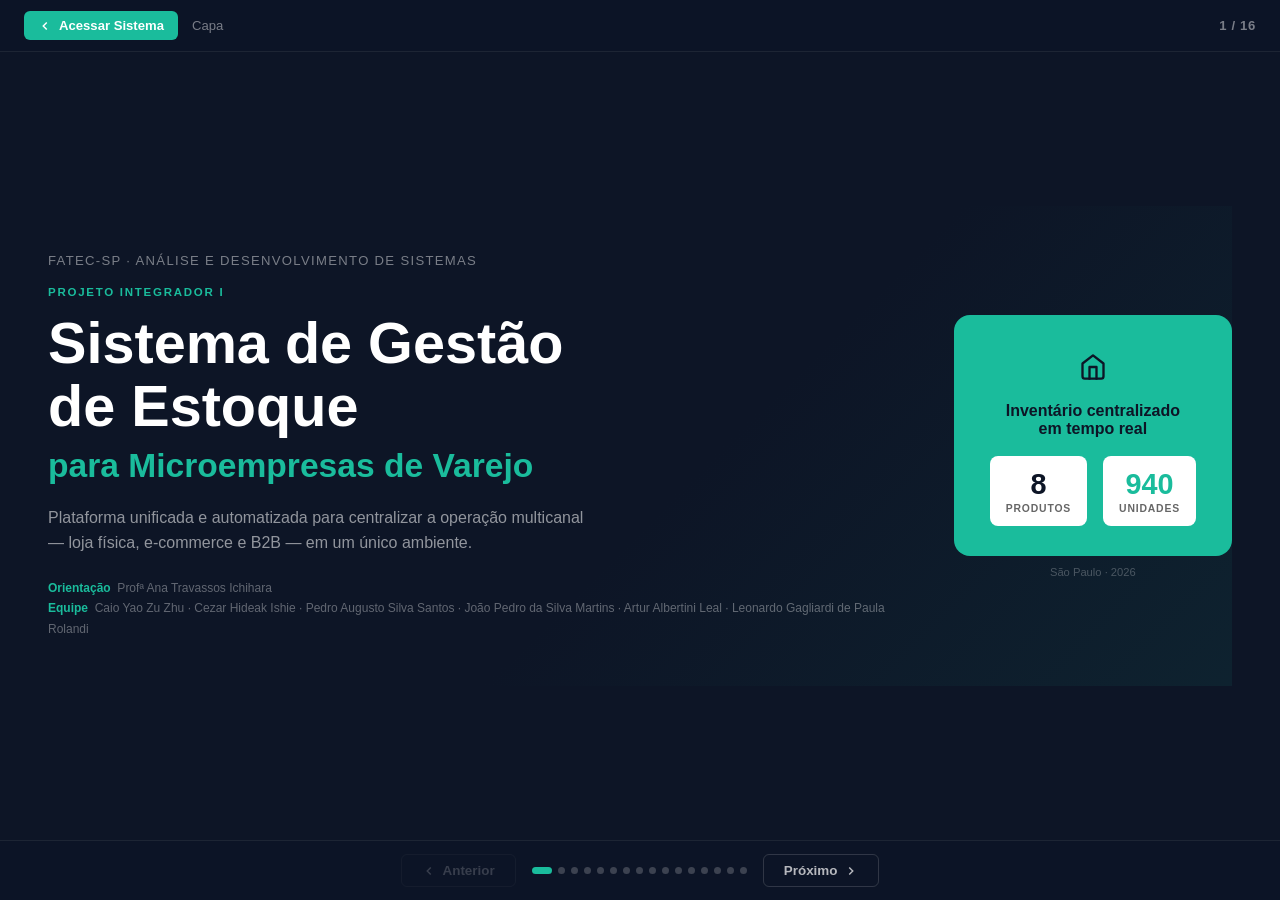
<file: templates/apresentacao.html>
<!DOCTYPE html>
<html lang="pt-BR">
<head>
    <meta charset="UTF-8">
    <meta name="viewport" content="width=device-width, initial-scale=1.0">
    <title>Apresentação · Sistema de Gestão de Estoque</title>
    <style>
        * { margin: 0; padding: 0; box-sizing: border-box; }

        :root {
            --navy: #0d1526;
            --navy2: #1a2035;
            --green: #1abc9c;
            --green-dark: #16a085;
            --orange: #e67e22;
            --card-bg: #ffffff;
            --card-light: #f8f9fa;
        }

        body {
            font-family: -apple-system, BlinkMacSystemFont, 'Segoe UI', Roboto, sans-serif;
            background: var(--navy);
            color: white;
            min-height: 100vh;
            display: flex;
            flex-direction: column;
        }

        /* ── TOP BAR ── */
        .topbar {
            position: fixed;
            top: 0; left: 0; right: 0;
            height: 52px;
            background: rgba(13, 21, 38, 0.95);
            backdrop-filter: blur(8px);
            border-bottom: 1px solid rgba(255,255,255,0.07);
            display: flex;
            align-items: center;
            justify-content: space-between;
            padding: 0 24px;
            z-index: 100;
        }

        .topbar-left { display: flex; align-items: center; gap: 14px; }

        .back-btn {
            display: inline-flex;
            align-items: center;
            gap: 7px;
            padding: 7px 14px;
            background: var(--green);
            color: white;
            border: none;
            border-radius: 6px;
            font-size: 0.82rem;
            font-weight: 600;
            cursor: pointer;
            text-decoration: none;
            transition: background 0.2s;
        }
        .back-btn:hover { background: var(--green-dark); }

        .slide-title-bar {
            font-size: 0.82rem;
            color: rgba(255,255,255,0.45);
            font-weight: 500;
        }

        .slide-counter {
            font-size: 0.82rem;
            color: rgba(255,255,255,0.45);
            font-weight: 600;
            letter-spacing: 0.05em;
        }

        /* ── SLIDES WRAPPER ── */
        .slides-wrapper {
            flex: 1;
            display: flex;
            align-items: center;
            justify-content: center;
            padding: 72px 48px 80px;
        }

        .slide {
            display: none;
            width: 100%;
            max-width: 1280px;
            min-height: 620px;
            animation: fadeSlide 0.3s ease;
        }
        .slide.active { display: flex; flex-direction: column; }

        @keyframes fadeSlide {
            from { opacity: 0; transform: translateY(12px); }
            to   { opacity: 1; transform: translateY(0); }
        }

        /* ── NAV ── */
        .nav {
            position: fixed;
            bottom: 0; left: 0; right: 0;
            height: 60px;
            background: rgba(13, 21, 38, 0.95);
            backdrop-filter: blur(8px);
            border-top: 1px solid rgba(255,255,255,0.07);
            display: flex;
            align-items: center;
            justify-content: center;
            gap: 16px;
            z-index: 100;
        }

        .nav-btn {
            display: inline-flex;
            align-items: center;
            gap: 6px;
            padding: 8px 20px;
            border-radius: 6px;
            border: 1.5px solid rgba(255,255,255,0.15);
            background: transparent;
            color: rgba(255,255,255,0.7);
            font-size: 0.84rem;
            font-weight: 600;
            cursor: pointer;
            transition: all 0.2s;
            font-family: inherit;
        }
        .nav-btn:hover { border-color: var(--green); color: var(--green); }
        .nav-btn:disabled { opacity: 0.25; cursor: default; pointer-events: none; }

        .dot-nav { display: flex; gap: 6px; }
        .dot {
            width: 7px; height: 7px;
            border-radius: 50%;
            background: rgba(255,255,255,0.2);
            cursor: pointer;
            transition: all 0.2s;
        }
        .dot.active { background: var(--green); width: 20px; border-radius: 4px; }

        /* ── SHARED COMPONENTS ── */
        .chip {
            display: inline-flex;
            align-items: center;
            gap: 6px;
            font-size: 0.7rem;
            font-weight: 700;
            letter-spacing: 0.12em;
            text-transform: uppercase;
            color: var(--green);
            margin-bottom: 10px;
        }
        .chip-dot {
            width: 8px; height: 8px;
            border-radius: 50%;
            background: var(--green);
        }
        .chip-num {
            width: 24px; height: 24px;
            border-radius: 6px;
            background: var(--green);
            color: var(--navy);
            font-size: 0.72rem;
            font-weight: 800;
            display: flex; align-items: center; justify-content: center;
        }

        .slide-h1 {
            font-size: 2.9rem;
            font-weight: 800;
            line-height: 1.15;
            margin-bottom: 6px;
        }
        .slide-h1 span { color: var(--green); }

        .slide-h2 {
            font-size: 2.1rem;
            font-weight: 800;
            line-height: 1.2;
            margin-bottom: 18px;
        }

        .grid-2 { display: grid; grid-template-columns: 1fr 1fr; gap: 16px; }
        .grid-3 { display: grid; grid-template-columns: 1fr 1fr 1fr; gap: 14px; }
        .grid-4 { display: grid; grid-template-columns: 1fr 1fr 1fr 1fr; gap: 14px; }

        .card-dark {
            background: rgba(255,255,255,0.05);
            border: 1px solid rgba(255,255,255,0.08);
            border-radius: 12px;
            padding: 20px;
        }
        .card-dark-strong {
            background: var(--navy);
            border: 1px solid rgba(255,255,255,0.1);
            border-radius: 12px;
            padding: 20px;
        }
        .card-green {
            background: var(--green);
            border-radius: 12px;
            padding: 20px;
            color: var(--navy);
        }
        .card-light-bg {
            background: rgba(255,255,255,0.04);
            border: 1px solid rgba(255,255,255,0.06);
            border-radius: 10px;
            padding: 16px 20px;
        }

        .icon-circle {
            width: 44px; height: 44px;
            border-radius: 50%;
            background: var(--green);
            display: flex; align-items: center; justify-content: center;
            flex-shrink: 0;
            font-size: 1.1rem;
        }
        .icon-circle-orange {
            width: 44px; height: 44px;
            border-radius: 50%;
            background: var(--orange);
            display: flex; align-items: center; justify-content: center;
            flex-shrink: 0;
            font-size: 1.1rem;
        }

        .badge-rf {
            background: rgba(26,188,156,0.15);
            color: var(--green);
            border: 1px solid rgba(26,188,156,0.3);
            border-radius: 6px;
            padding: 2px 10px;
            font-size: 0.72rem;
            font-weight: 700;
            letter-spacing: 0.05em;
        }

        /* ── SLIDE 1: CAPA ── */
        #slide-1 {
            display: none;
            background: linear-gradient(135deg, var(--navy) 55%, rgba(26,188,156,0.08) 100%);
            flex-direction: row;
            align-items: center;
            gap: 60px;
            min-height: 480px;
        }
        #slide-1.active { display: flex; }
        .capa-left { flex: 1; }
        .capa-subtitle { color: rgba(255,255,255,0.45); font-size: 0.82rem; letter-spacing: 0.1em; text-transform: uppercase; margin-bottom: 18px; }
        .capa-h1 { font-size: 3.6rem; font-weight: 900; line-height: 1.1; margin-bottom: 8px; }
        .capa-h1-green { color: var(--green); font-size: 2.1rem; font-weight: 700; margin-bottom: 20px; }
        .capa-desc { color: rgba(255,255,255,0.55); font-size: 1rem; line-height: 1.6; max-width: 540px; margin-bottom: 22px; }
        .capa-meta { font-size: 0.75rem; color: rgba(255,255,255,0.35); line-height: 1.7; }
        .capa-meta strong { color: var(--green); }
        .capa-right { flex-shrink: 0; }
        .capa-card {
            background: var(--green);
            border-radius: 16px;
            padding: 30px 36px;
            text-align: center;
            color: var(--navy);
            min-width: 220px;
        }
        .capa-card-icon { font-size: 2.5rem; margin-bottom: 12px; }
        .capa-card p { font-weight: 700; font-size: 1rem; margin-bottom: 18px; }
        .capa-stats { display: flex; gap: 16px; }
        .capa-stat-box {
            background: white;
            border-radius: 8px;
            padding: 12px 16px;
            flex: 1;
        }
        .capa-stat-num { font-size: 1.8rem; font-weight: 900; }
        .capa-stat-num.green { color: var(--green); }
        .capa-stat-label { font-size: 0.65rem; font-weight: 700; letter-spacing: 0.08em; text-transform: uppercase; color: #666; margin-top: 2px; }

        /* ── SLIDE 2: ROTEIRO ── */
        .roteiro-grid { display: grid; grid-template-columns: 1fr 1fr 1fr; gap: 14px; margin-top: 6px; }
        .roteiro-card {
            background: #f8f9fa;
            border-radius: 12px;
            padding: 22px;
            color: #1a2035;
            position: relative;
        }
        .roteiro-num { font-size: 2rem; font-weight: 900; color: rgba(0,0,0,0.07); position: absolute; top: 12px; right: 16px; }
        .roteiro-icon {
            width: 44px; height: 44px;
            border-radius: 50%;
            display: flex; align-items: center; justify-content: center;
            font-size: 1.1rem;
            margin-bottom: 12px;
        }
        .roteiro-icon.green { background: var(--green); }
        .roteiro-icon.orange { background: var(--orange); }
        .roteiro-title { font-size: 0.92rem; font-weight: 800; color: #1a2035; margin-bottom: 4px; }
        .roteiro-desc { font-size: 0.78rem; color: #7f8c8d; line-height: 1.4; }

        /* ── SLIDE 6: CHART ── */
        .chart-wrap {
            background: rgba(255,255,255,0.04);
            border: 1px solid rgba(255,255,255,0.08);
            border-radius: 12px;
            padding: 24px;
        }
        .chart-title { font-size: 0.9rem; font-weight: 700; margin-bottom: 4px; }
        .chart-sub { font-size: 0.72rem; color: rgba(255,255,255,0.4); margin-bottom: 18px; }
        .bar-row { display: flex; align-items: center; gap: 10px; margin-bottom: 10px; }
        .bar-label { font-size: 0.72rem; color: rgba(255,255,255,0.5); width: 90px; text-align: right; flex-shrink: 0; }
        .bar-track { flex: 1; height: 28px; background: rgba(255,255,255,0.05); border-radius: 4px; overflow: hidden; }
        .bar-fill { height: 100%; background: var(--green); border-radius: 4px; display: flex; align-items: center; padding-left: 10px; font-size: 0.75rem; font-weight: 700; color: var(--navy); transition: width 0.6s ease; }

        /* ── CHART 7: VERTICAL ── */
        .vchart { display: flex; align-items: flex-end; gap: 20px; height: 180px; padding: 0 10px; }
        .vchart-col { display: flex; flex-direction: column; align-items: center; gap: 6px; flex: 1; }
        .vchart-bar { width: 48px; background: var(--green); border-radius: 4px 4px 0 0; display: flex; align-items: flex-end; justify-content: center; padding-bottom: 6px; font-size: 0.75rem; font-weight: 700; color: var(--navy); }
        .vchart-lbl { font-size: 0.72rem; color: rgba(255,255,255,0.45); }
        .vchart-axis { border-top: 1px solid rgba(255,255,255,0.1); width: 100%; margin-top: -1px; }

        /* ── RNF / RN ── */
        .rnf-row {
            display: flex;
            align-items: flex-start;
            gap: 14px;
            background: rgba(255,255,255,0.04);
            border: 1px solid rgba(255,255,255,0.07);
            border-radius: 10px;
            padding: 14px 18px;
        }
        .rnf-row-content { flex: 1; }
        .rnf-title { font-size: 0.88rem; font-weight: 700; margin-bottom: 2px; }
        .rnf-desc { font-size: 0.78rem; color: rgba(255,255,255,0.5); }

        /* ── SOLUTION FLOW ── */
        .flow { display: flex; align-items: center; gap: 10px; margin: 18px 0; flex-wrap: wrap; }
        .flow-node {
            background: rgba(255,255,255,0.06);
            border: 1px solid rgba(255,255,255,0.1);
            border-radius: 10px;
            padding: 12px 16px;
            text-align: center;
            font-size: 0.8rem;
            font-weight: 700;
        }
        .flow-node.green { background: var(--green); color: var(--navy); border-color: var(--green); font-size: 0.82rem; }
        .flow-node.dark { background: var(--navy); border-color: rgba(255,255,255,0.12); }
        .flow-arrow { color: rgba(255,255,255,0.35); font-size: 1.1rem; flex-shrink: 0; }
        .flow-node .node-sub { font-weight: 400; font-size: 0.7rem; opacity: 0.7; margin-top: 2px; }

        /* ── PROTO MOCKUP ── */
        .proto-frame {
            background: white;
            border-radius: 10px;
            overflow: hidden;
            box-shadow: 0 16px 40px rgba(0,0,0,0.35);
            font-size: 0.7rem;
            color: #2c3e50;
        }
        .proto-topbar {
            background: white;
            border-bottom: 1px solid #e0e6ed;
            padding: 8px 14px;
            display: flex;
            align-items: center;
            justify-content: space-between;
            font-weight: 700;
            font-size: 0.75rem;
        }
        .proto-topbar span { color: #1abc9c; }
        .proto-body { display: flex; }
        .proto-sidebar {
            width: 130px;
            background: #1a2035;
            padding: 8px 0;
            flex-shrink: 0;
        }
        .proto-nav-item {
            padding: 7px 12px;
            font-size: 0.65rem;
            color: rgba(255,255,255,0.5);
            cursor: default;
        }
        .proto-nav-item.active { background: rgba(26,188,156,0.12); color: white; border-left: 2px solid #1abc9c; }
        .proto-nav-item.red { color: #e74c3c; }
        .proto-main { flex: 1; padding: 12px; }
        .proto-table-header {
            display: grid;
            grid-template-columns: 30px 1fr 80px 70px 60px;
            gap: 4px;
            padding: 4px 0;
            border-bottom: 1px solid #e0e6ed;
            font-size: 0.6rem;
            font-weight: 700;
            text-transform: uppercase;
            color: #7f8c8d;
        }
        .proto-row {
            display: grid;
            grid-template-columns: 30px 1fr 80px 70px 60px;
            gap: 4px;
            padding: 5px 0;
            border-bottom: 1px solid #f4f6f9;
            align-items: center;
            font-size: 0.65rem;
        }
        .proto-price { color: #1abc9c; font-weight: 600; }
        .proto-badge {
            display: inline-block;
            padding: 1px 6px;
            border-radius: 10px;
            font-size: 0.6rem;
            font-weight: 700;
        }
        .proto-badge.green { background: #e8faf4; color: #1abc9c; }
        .proto-badge.yellow { background: #fef9e7; color: #e67e22; }
        .proto-badge.red { background: #fdedec; color: #e74c3c; }
        .proto-footer {
            border-top: 1px solid #e0e6ed;
            padding: 6px 12px;
            font-size: 0.62rem;
            color: #7f8c8d;
            display: flex;
            gap: 20px;
        }
        .proto-footer strong { font-weight: 700; color: #2c3e50; }

        /* ── STACK CARDS ── */
        .stack-card {
            background: #f8f9fa;
            border-radius: 12px;
            padding: 20px;
            color: #1a2035;
            text-align: center;
        }
        .stack-icon {
            width: 56px; height: 56px;
            border-radius: 14px;
            display: flex; align-items: center; justify-content: center;
            margin: 0 auto 12px;
            font-size: 1.4rem;
        }
        .stack-icon.green { background: var(--green); }
        .stack-icon.green2 { background: #27ae60; }
        .stack-icon.orange { background: var(--orange); }
        .stack-icon.gray { background: #7f8c8d; }
        .stack-name { font-size: 1rem; font-weight: 800; margin-bottom: 4px; }
        .stack-desc { font-size: 0.75rem; color: #7f8c8d; line-height: 1.4; }

        /* ── FUNC CARDS ── */
        .func-card {
            background: rgba(255,255,255,0.04);
            border: 1px solid rgba(255,255,255,0.08);
            border-radius: 10px;
            padding: 14px;
            display: flex;
            align-items: center;
            gap: 12px;
            position: relative;
        }
        .func-num { font-size: 1.6rem; font-weight: 900; color: rgba(255,255,255,0.06); position: absolute; top: 8px; right: 12px; }
        .func-name { font-size: 0.85rem; font-weight: 700; }

        /* ── FINAL ── */
        .final-card {
            background: rgba(255,255,255,0.05);
            border: 1px solid rgba(255,255,255,0.09);
            border-radius: 12px;
            padding: 20px;
            display: flex;
            align-items: flex-start;
            gap: 14px;
        }
        .final-icon {
            width: 44px; height: 44px;
            border-radius: 50%;
            display: flex; align-items: center; justify-content: center;
            font-size: 1.1rem;
            flex-shrink: 0;
        }
        .final-icon.green { background: rgba(26,188,156,0.15); }
        .final-icon.orange { background: rgba(230,126,34,0.15); }
        .final-title { font-size: 0.92rem; font-weight: 700; margin-bottom: 4px; }
        .final-desc { font-size: 0.78rem; color: rgba(255,255,255,0.55); line-height: 1.5; }
        .feedback-bar {
            background: var(--green);
            border-radius: 10px;
            padding: 16px 22px;
            margin-top: 16px;
            font-size: 0.9rem;
            color: var(--navy);
        }
        .feedback-bar strong { font-weight: 800; }

        /* ── OBRIGADO ── */
        #slide-16 {
            background: linear-gradient(135deg, var(--navy) 40%, rgba(26,188,156,0.06) 100%);
            align-items: center;
            justify-content: center;
            text-align: center;
        }
        .obg-h1 { font-size: 4rem; font-weight: 900; margin-bottom: 6px; }
        .obg-sub { color: var(--green); font-size: 1.2rem; font-weight: 700; margin-bottom: 32px; }
        .team-box {
            background: rgba(255,255,255,0.05);
            border: 1px solid rgba(255,255,255,0.1);
            border-radius: 14px;
            padding: 24px 32px;
            max-width: 640px;
            width: 100%;
        }
        .team-label { font-size: 0.7rem; font-weight: 700; letter-spacing: 0.15em; text-transform: uppercase; color: var(--green); margin-bottom: 14px; }
        .team-grid { display: grid; grid-template-columns: 1fr 1fr 1fr; gap: 10px; }
        .team-member { display: flex; align-items: center; gap: 6px; font-size: 0.8rem; }
        .team-dot { width: 7px; height: 7px; border-radius: 50%; background: var(--green); flex-shrink: 0; }
        .obg-orientacao { font-size: 0.75rem; color: rgba(255,255,255,0.35); margin-top: 20px; }
        .obg-orientacao strong { color: var(--green); }

        /* check icon */
        .check-green {
            width: 22px; height: 22px;
            border-radius: 50%;
            background: var(--green);
            display: flex; align-items: center; justify-content: center;
            flex-shrink: 0;
            font-size: 0.7rem;
        }

        @media (max-width: 760px) {
            .slides-wrapper { padding: 62px 16px 70px; }
            .capa-right { display: none; }
            .grid-2, .grid-3, .grid-4, .roteiro-grid { grid-template-columns: 1fr; }
            .slide-h1 { font-size: 1.7rem; }
            .capa-h1 { font-size: 2rem; }
        }
    </style>
</head>
<body>

<!-- TOP BAR -->
<div class="topbar">
    <div class="topbar-left">
        <a href="/sistema" class="back-btn">
            <svg width="14" height="14" viewBox="0 0 24 24" fill="none" stroke="currentColor" stroke-width="2.5"><polyline points="15 18 9 12 15 6"/></svg>
            Acessar Sistema
        </a>
        <span class="slide-title-bar" id="topbar-title">FATEC-SP · Projeto Integrador I</span>
    </div>
    <span class="slide-counter" id="counter">1 / 16</span>
</div>

<!-- SLIDES WRAPPER -->
<div class="slides-wrapper">

    <!-- SLIDE 1: CAPA -->
    <div class="slide" id="slide-1">
        <div class="capa-left">
            <p class="capa-subtitle">FATEC-SP · Análise e Desenvolvimento de Sistemas</p>
            <p style="font-size:0.72rem;font-weight:700;letter-spacing:0.15em;text-transform:uppercase;color:var(--green);margin-bottom:14px;">PROJETO INTEGRADOR I</p>
            <div class="capa-h1">Sistema de Gestão<br>de Estoque</div>
            <div class="capa-h1-green">para Microempresas de Varejo</div>
            <p class="capa-desc">Plataforma unificada e automatizada para centralizar a operação multicanal — loja física, e-commerce e B2B — em um único ambiente.</p>
            <div class="capa-meta">
                <strong>Orientação</strong> &nbsp;Profª Ana Travassos Ichihara<br>
                <strong>Equipe</strong> &nbsp;Caio Yao Zu Zhu · Cezar Hideak Ishie · Pedro Augusto Silva Santos · João Pedro da Silva Martins · Artur Albertini Leal · Leonardo Gagliardi de Paula Rolandi
            </div>
        </div>
        <div class="capa-right">
            <div class="capa-card">
                <div class="capa-card-icon"><svg width="28" height="28" viewBox="0 0 24 24" fill="none" stroke="currentColor" stroke-width="2" stroke-linecap="round" stroke-linejoin="round"><path d="M3 9l9-7 9 7v11a2 2 0 0 1-2 2H5a2 2 0 0 1-2-2z"/><polyline points="9 22 9 12 15 12 15 22"/></svg></div>
                <p>Inventário centralizado<br>em tempo real</p>
                <div class="capa-stats">
                    <div class="capa-stat-box">
                        <div class="capa-stat-num">8</div>
                        <div class="capa-stat-label">Produtos</div>
                    </div>
                    <div class="capa-stat-box">
                        <div class="capa-stat-num green">940</div>
                        <div class="capa-stat-label">Unidades</div>
                    </div>
                </div>
            </div>
            <p style="text-align:center;font-size:0.7rem;color:rgba(255,255,255,0.25);margin-top:10px;">São Paulo · 2026</p>
        </div>
    </div>

    <!-- SLIDE 2: ROTEIRO -->
    <div class="slide" id="slide-2">
        <div class="chip"><div class="chip-dot"></div> ROTEIRO</div>
        <div class="slide-h2">O que vamos apresentar</div>
        <div class="roteiro-grid">
            <div class="roteiro-card">
                <div class="roteiro-num">01</div>
                <div class="roteiro-icon green"><svg width="20" height="20" viewBox="0 0 24 24" fill="none" stroke="currentColor" stroke-width="2" stroke-linecap="round" stroke-linejoin="round"><path d="M9 18h6M10 22h4M12 2a7 7 0 0 1 7 7c0 2.38-1.19 4.47-3 5.74V17a1 1 0 0 1-1 1h-4a1 1 0 0 1-1-1v-2.26C7.19 13.47 5 11.38 5 9a7 7 0 0 1 7-7z"/></svg></div>
                <div class="roteiro-title">Introdução &amp; Problema</div>
                <div class="roteiro-desc">Contexto, objetivos e a dor central do varejo</div>
            </div>
            <div class="roteiro-card">
                <div class="roteiro-num">02</div>
                <div class="roteiro-icon orange"><svg width="20" height="20" viewBox="0 0 24 24" fill="none" stroke="currentColor" stroke-width="2" stroke-linecap="round" stroke-linejoin="round"><path d="M17 21v-2a4 4 0 0 0-4-4H5a4 4 0 0 0-4 4v2"/><circle cx="9" cy="7" r="4"/><path d="M23 21v-2a4 4 0 0 0-3-3.87"/><path d="M16 3.13a4 4 0 0 1 0 7.75"/></svg></div>
                <div class="roteiro-title">Metodologia &amp; Pesquisa</div>
                <div class="roteiro-desc">Pesquisa aplicada com a comunidade de lojistas</div>
            </div>
            <div class="roteiro-card">
                <div class="roteiro-num">03</div>
                <div class="roteiro-icon orange"><svg width="20" height="20" viewBox="0 0 24 24" fill="none" stroke="currentColor" stroke-width="2" stroke-linecap="round" stroke-linejoin="round"><line x1="18" y1="20" x2="18" y2="10"/><line x1="12" y1="20" x2="12" y2="4"/><line x1="6" y1="20" x2="6" y2="14"/></svg></div>
                <div class="roteiro-title">Análise de Dados</div>
                <div class="roteiro-desc">Resultados do formulário e principais insights</div>
            </div>
            <div class="roteiro-card">
                <div class="roteiro-num">04</div>
                <div class="roteiro-icon green"><svg width="20" height="20" viewBox="0 0 24 24" fill="none" stroke="currentColor" stroke-width="2" stroke-linecap="round" stroke-linejoin="round"><path d="M16 4h2a2 2 0 0 1 2 2v14a2 2 0 0 1-2 2H6a2 2 0 0 1-2-2V6a2 2 0 0 1 2-2h2"/><rect x="8" y="2" width="8" height="4" rx="1" ry="1"/></svg></div>
                <div class="roteiro-title">Requisitos do Sistema</div>
                <div class="roteiro-desc">Funcionais, não funcionais e regras de negócio</div>
            </div>
            <div class="roteiro-card">
                <div class="roteiro-num">05</div>
                <div class="roteiro-icon green"><svg width="20" height="20" viewBox="0 0 24 24" fill="none" stroke="currentColor" stroke-width="2" stroke-linecap="round" stroke-linejoin="round"><rect x="2" y="3" width="20" height="14" rx="2" ry="2"/><line x1="8" y1="21" x2="16" y2="21"/><line x1="12" y1="17" x2="12" y2="21"/></svg></div>
                <div class="roteiro-title">Solução &amp; Protótipo</div>
                <div class="roteiro-desc">Plataforma unificada e interface de alta fidelidade</div>
            </div>
            <div class="roteiro-card">
                <div class="roteiro-num">06</div>
                <div class="roteiro-icon orange"><svg width="20" height="20" viewBox="0 0 24 24" fill="none" stroke="currentColor" stroke-width="2" stroke-linecap="round" stroke-linejoin="round"><polyline points="4 17 10 11 4 5"/><line x1="12" y1="19" x2="20" y2="19"/></svg></div>
                <div class="roteiro-title">Tecnologias &amp; Código</div>
                <div class="roteiro-desc">Python, Pandas e funcionalidades implementadas</div>
            </div>
        </div>
    </div>

    <!-- SLIDE 3: INTRODUÇÃO -->
    <div class="slide" id="slide-3">
        <div class="chip"><div class="chip-num">01</div> INTRODUÇÃO</div>
        <div class="slide-h2">Digitalizar a gestão de pequenos varejistas</div>
        <div class="grid-2" style="gap:20px;">
            <div>
                <div class="card-dark" style="margin-bottom:14px;">
                    <div class="rnf-title" style="margin-bottom:8px;">Contexto</div>
                    <p style="font-size:0.85rem;color:rgba(255,255,255,0.65);line-height:1.6;margin-bottom:10px;">A competitividade crescente do mercado exige que pequenos negócios adotem soluções tecnológicas para melhorar o controle de seus processos internos.</p>
                    <p style="font-size:0.85rem;color:rgba(255,255,255,0.65);line-height:1.6;">A comunidade estudada é formada por microempresas de varejo que, em sua maioria, ainda usam <strong style="color:white;">métodos manuais ou planilhas</strong> para controlar o estoque — o que gera erros e prejuízos.</p>
                </div>
                <div class="card-green" style="display:flex;align-items:center;gap:12px;">
                    <svg width="20" height="20" viewBox="0 0 24 24" fill="none" stroke="currentColor" stroke-width="2" stroke-linecap="round" stroke-linejoin="round"><path d="M9 18h6M10 22h4M12 2a7 7 0 0 1 7 7c0 2.38-1.19 4.47-3 5.74V17a1 1 0 0 1-1 1h-4a1 1 0 0 1-1-1v-2.26C7.19 13.47 5 11.38 5 9a7 7 0 0 1 7-7z"/></svg>
                    <p style="font-size:0.85rem;font-weight:700;"><strong>Oportunidade</strong> digitalizar o controle para reduzir erros, perdas e desorganização.</p>
                </div>
            </div>
            <div>
                <div class="card-dark-strong" style="padding:22px;margin-bottom:14px;">
                    <p style="font-size:0.65rem;font-weight:700;letter-spacing:0.1em;text-transform:uppercase;color:var(--green);margin-bottom:8px;">OBJETIVO GERAL</p>
                    <p style="font-size:0.88rem;line-height:1.5;color:rgba(255,255,255,0.8);">Desenvolver um sistema simples, acessível e eficiente para o controle de entrada e saída de produtos.</p>
                </div>
                <p style="font-size:0.65rem;font-weight:700;letter-spacing:0.1em;text-transform:uppercase;color:var(--green);margin-bottom:10px;">OBJETIVOS ESPECÍFICOS</p>
                <div style="display:flex;flex-direction:column;gap:8px;">
                    <div class="card-light-bg" style="display:flex;align-items:center;gap:10px;">
                        <div class="icon-circle" style="width:32px;height:32px;"><svg width="15" height="15" viewBox="0 0 24 24" fill="none" stroke="currentColor" stroke-width="2" stroke-linecap="round" stroke-linejoin="round"><path d="M12 2l9 4.5v9L12 20 3 15.5v-9L12 2z"/><polyline points="3 6.5 12 11 21 6.5"/><line x1="12" y1="11" x2="12" y2="20"/></svg></div>
                        <span style="font-size:0.85rem;font-weight:700;">Organizar o cadastro de produtos</span>
                    </div>
                    <div class="card-light-bg" style="display:flex;align-items:center;gap:10px;">
                        <div class="icon-circle" style="width:32px;height:32px;"><svg width="15" height="15" viewBox="0 0 24 24" fill="none" stroke="currentColor" stroke-width="2" stroke-linecap="round" stroke-linejoin="round"><polyline points="1 4 1 10 7 10"/><path d="M3.51 15a9 9 0 1 0 .49-4.03"/></svg></div>
                        <span style="font-size:0.85rem;font-weight:700;">Automatizar o controle de estoque</span>
                    </div>
                    <div class="card-light-bg" style="display:flex;align-items:center;gap:10px;">
                        <div class="icon-circle" style="width:32px;height:32px;"><svg width="15" height="15" viewBox="0 0 24 24" fill="none" stroke="currentColor" stroke-width="2" stroke-linecap="round" stroke-linejoin="round"><path d="M16 4h2a2 2 0 0 1 2 2v14a2 2 0 0 1-2 2H6a2 2 0 0 1-2-2V6a2 2 0 0 1 2-2h2"/><rect x="8" y="2" width="8" height="4" rx="1" ry="1"/></svg></div>
                        <span style="font-size:0.85rem;font-weight:700;">Gerar relatórios para a tomada de decisão</span>
                    </div>
                </div>
            </div>
        </div>
    </div>

    <!-- SLIDE 4: O PROBLEMA -->
    <div class="slide" id="slide-4" style="background:linear-gradient(135deg,var(--navy) 60%,rgba(26,188,156,0.05) 100%);">
        <div class="chip"><div class="chip-num">02</div> O PROBLEMA</div>
        <div class="slide-h2">A operação do varejo está fragmentada</div>
        <div class="card-dark" style="margin-bottom:20px;border-left:4px solid var(--green);padding:16px 20px;">
            <p style="font-size:1rem;font-style:italic;color:rgba(255,255,255,0.85);">"A ausência de uma gestão de inventário integrada e automatizada"</p>
            <p style="font-size:0.72rem;color:rgba(255,255,255,0.35);margin-top:6px;font-style:italic;">Problema central identificado a partir da pesquisa com a comunidade de lojistas</p>
        </div>
        <div class="grid-4">
            <div class="card-dark">
                <div class="icon-circle" style="margin-bottom:12px;"><svg width="20" height="20" viewBox="0 0 24 24" fill="none" stroke="currentColor" stroke-width="2" stroke-linecap="round" stroke-linejoin="round"><path d="M16 4h2a2 2 0 0 1 2 2v14a2 2 0 0 1-2 2H6a2 2 0 0 1-2-2V6a2 2 0 0 1 2-2h2"/><rect x="8" y="2" width="8" height="4" rx="1" ry="1"/></svg></div>
                <div class="rnf-title" style="color:white;margin-bottom:6px;">Controles manuais</div>
                <div class="rnf-desc">Planilhas — ou até nenhum registro — abrem espaço para erros.</div>
            </div>
            <div class="card-dark">
                <div class="icon-circle" style="margin-bottom:12px;"><svg width="20" height="20" viewBox="0 0 24 24" fill="none" stroke="currentColor" stroke-width="2" stroke-linecap="round" stroke-linejoin="round"><rect x="2" y="3" width="20" height="14" rx="2" ry="2"/><line x1="8" y1="21" x2="16" y2="21"/><line x1="12" y1="17" x2="12" y2="21"/></svg></div>
                <div class="rnf-title" style="color:white;margin-bottom:6px;">Cobertura parcial</div>
                <div class="rnf-desc">Quando há sistema, atende só parte da operação (ex.: marketplaces).</div>
            </div>
            <div class="card-dark">
                <div class="icon-circle" style="margin-bottom:12px;"><svg width="20" height="20" viewBox="0 0 24 24" fill="none" stroke="currentColor" stroke-width="2" stroke-linecap="round" stroke-linejoin="round"><circle cx="18" cy="5" r="3"/><circle cx="6" cy="12" r="3"/><circle cx="18" cy="19" r="3"/><line x1="8.59" y1="13.51" x2="15.42" y2="17.49"/><line x1="15.41" y1="6.51" x2="8.59" y2="10.49"/></svg></div>
                <div class="rnf-title" style="color:white;margin-bottom:6px;">Dados espalhados</div>
                <div class="rnf-desc">Loja física, online e B2B não conversam entre si.</div>
            </div>
            <div class="card-dark">
                <div class="icon-circle-orange" style="margin-bottom:12px;"><svg width="20" height="20" viewBox="0 0 24 24" fill="none" stroke="currentColor" stroke-width="2" stroke-linecap="round" stroke-linejoin="round"><path d="M10.29 3.86L1.82 18a2 2 0 0 0 1.71 3h16.94a2 2 0 0 0 1.71-3L13.71 3.86a2 2 0 0 0-3.42 0z"/><line x1="12" y1="9" x2="12" y2="13"/><line x1="12" y1="17" x2="12.01" y2="17"/></svg></div>
                <div class="rnf-title" style="color:white;margin-bottom:6px;">Perda de eficiência</div>
                <div class="rnf-desc">Resultado: retrabalho, desorganização e furos de estoque.</div>
            </div>
        </div>
    </div>

    <!-- SLIDE 5: METODOLOGIA -->
    <div class="slide" id="slide-5">
        <div class="chip"><div class="chip-num">03</div> METODOLOGIA</div>
        <div class="slide-h2">Pesquisa aplicada com a comunidade</div>
        <div class="grid-2" style="gap:20px;align-items:start;">
            <div>
                <div class="card-dark" style="margin-bottom:14px;">
                    <div class="rnf-title" style="margin-bottom:8px;">Abordagem</div>
                    <p style="font-size:0.85rem;color:rgba(255,255,255,0.65);line-height:1.6;margin-bottom:12px;"><strong style="color:white;">Pesquisa aplicada</strong> com foco na análise de uma situação real. Um formulário foi enviado à comunidade para identificar as principais dificuldades dos empreendedores.</p>
                    <div style="display:flex;align-items:center;gap:10px;margin-top:14px;">
                        <div style="background:var(--green);border-radius:50%;width:36px;height:36px;display:flex;align-items:center;justify-content:center;"><svg width="16" height="16" viewBox="0 0 24 24" fill="none" stroke="currentColor" stroke-width="2.5" stroke-linecap="round" stroke-linejoin="round"><circle cx="11" cy="11" r="8"/><line x1="21" y1="21" x2="16.65" y2="16.65"/></svg></div>
                        <span style="font-size:0.75rem;color:rgba(255,255,255,0.5);">→</span>
                        <div style="background:var(--orange);border-radius:50%;width:36px;height:36px;display:flex;align-items:center;justify-content:center;"><svg width="16" height="16" viewBox="0 0 24 24" fill="none" stroke="currentColor" stroke-width="2.5" stroke-linecap="round" stroke-linejoin="round"><line x1="18" y1="20" x2="18" y2="10"/><line x1="12" y1="20" x2="12" y2="4"/><line x1="6" y1="20" x2="6" y2="14"/></svg></div>
                        <span style="font-size:0.75rem;color:rgba(255,255,255,0.5);">→</span>
                        <div style="background:var(--green);border-radius:50%;width:36px;height:36px;display:flex;align-items:center;justify-content:center;"><svg width="16" height="16" viewBox="0 0 24 24" fill="none" stroke="currentColor" stroke-width="2.5" stroke-linecap="round" stroke-linejoin="round"><polyline points="20 6 9 17 4 12"/></svg></div>
                    </div>
                    <div style="display:flex;gap:26px;margin-top:6px;padding-left:6px;">
                        <span style="font-size:0.72rem;font-weight:700;">Coletar</span>
                        <span style="font-size:0.72rem;font-weight:700;margin-left:14px;">Analisar</span>
                        <span style="font-size:0.72rem;font-weight:700;margin-left:8px;">Especificar</span>
                    </div>
                </div>
            </div>
            <div class="card-dark">
                <div style="display:flex;align-items:center;justify-content:space-between;margin-bottom:14px;">
                    <div class="rnf-title">Perguntas do formulário</div>
                    <span style="background:var(--orange);color:white;border-radius:20px;padding:3px 12px;font-size:0.72rem;font-weight:700;">8 respondentes</span>
                </div>
                <div style="display:flex;flex-direction:column;gap:8px;">
                    <div style="display:flex;align-items:center;gap:10px;">
                        <div class="chip-num" style="flex-shrink:0;">1</div>
                        <span style="font-size:0.8rem;color:rgba(255,255,255,0.7);">Dificuldades para organizar as mercadorias?</span>
                    </div>
                    <div style="display:flex;align-items:center;gap:10px;">
                        <div class="chip-num" style="flex-shrink:0;">2</div>
                        <span style="font-size:0.8rem;color:rgba(255,255,255,0.7);">Como são registradas as entradas e saídas?</span>
                    </div>
                    <div style="display:flex;align-items:center;gap:10px;">
                        <div class="chip-num" style="flex-shrink:0;">3</div>
                        <span style="font-size:0.8rem;color:rgba(255,255,255,0.7);">Possui um sistema de integração de estoque?</span>
                    </div>
                    <div style="display:flex;align-items:center;gap:10px;">
                        <div class="chip-num" style="flex-shrink:0;">4</div>
                        <span style="font-size:0.8rem;color:rgba(255,255,255,0.7);">Quais são seus canais de venda?</span>
                    </div>
                    <div style="display:flex;align-items:center;gap:10px;">
                        <div class="chip-num" style="flex-shrink:0;">5</div>
                        <span style="font-size:0.8rem;color:rgba(255,255,255,0.7);">Quais informações precisa armazenar de cada produto?</span>
                    </div>
                    <div style="display:flex;align-items:center;gap:10px;">
                        <div class="chip-num" style="flex-shrink:0;">6</div>
                        <span style="font-size:0.8rem;color:rgba(255,255,255,0.7);">Qual é hoje o maior problema com o estoque?</span>
                    </div>
                    <div style="display:flex;align-items:center;gap:10px;">
                        <div class="chip-num" style="flex-shrink:0;">7</div>
                        <span style="font-size:0.8rem;color:rgba(255,255,255,0.7);">Um sistema de estoque ajudaria nessa tarefa?</span>
                    </div>
                </div>
            </div>
        </div>
    </div>

    <!-- SLIDE 6: ANÁLISE - CANAIS -->
    <div class="slide" id="slide-6">
        <div class="chip"><div class="chip-num">04</div> ANÁLISE DE DADOS</div>
        <div class="slide-h2">A operação se espalha por vários canais</div>
        <div class="grid-2" style="gap:20px;align-items:start;">
            <div class="chart-wrap">
                <div class="chart-title">Quais são seus canais de venda?</div>
                <div class="chart-sub">Nº de respondentes — múltipla escolha (base: 8)</div>
                <div class="bar-row">
                    <div class="bar-label">Loja física</div>
                    <div class="bar-track"><div class="bar-fill" style="width:100%;">6</div></div>
                </div>
                <div class="bar-row">
                    <div class="bar-label">E-commerce</div>
                    <div class="bar-track"><div class="bar-fill" style="width:67%;">4</div></div>
                </div>
                <div class="bar-row">
                    <div class="bar-label">Marketplace</div>
                    <div class="bar-track"><div class="bar-fill" style="width:50%;">3</div></div>
                </div>
                <div class="bar-row">
                    <div class="bar-label">B2B</div>
                    <div class="bar-track"><div class="bar-fill" style="width:33%;">2</div></div>
                </div>
                <div class="bar-row">
                    <div class="bar-label">TikTok Shop</div>
                    <div class="bar-track"><div class="bar-fill" style="width:17%;">1</div></div>
                </div>
            </div>
            <div>
                <div style="background:var(--navy2);border-radius:12px;padding:22px;margin-bottom:14px;">
                    <div style="font-size:3rem;font-weight:900;color:var(--green);">75%</div>
                    <p style="font-size:0.85rem;color:rgba(255,255,255,0.7);">vendem em loja física — mas raramente só nela.</p>
                </div>
                <div class="card-dark">
                    <div class="rnf-title" style="margin-bottom:8px;">Por que importa</div>
                    <p style="font-size:0.82rem;color:rgba(255,255,255,0.6);line-height:1.6;">Mais de um terço também vende em <strong style="color:white;">e-commerce próprio e marketplaces</strong>, além de B2B e TikTok Shop. A presença multicanal sem integração espalha as informações e reforça a necessidade de centralizar o estoque.</p>
                </div>
            </div>
        </div>
    </div>

    <!-- SLIDE 7: ANÁLISE - ACEITAÇÃO -->
    <div class="slide" id="slide-7">
        <div class="chip"><div class="chip-num">04</div> ANÁLISE DE DADOS</div>
        <div class="slide-h2">Forte aceitação de uma solução tecnológica</div>
        <div class="grid-2" style="gap:20px;align-items:start;">
            <div class="chart-wrap">
                <div class="chart-title">"Um sistema de estoque ajudaria nessa tarefa?"</div>
                <div class="chart-sub">Respostas por nota (1 = discordo · 5 = concordo plenamente)</div>
                <div style="height:160px;display:flex;align-items:flex-end;gap:16px;padding:10px 0;">
                    <div style="display:flex;flex-direction:column;align-items:center;gap:6px;flex:1;">
                        <div style="background:rgba(255,255,255,0.06);width:40px;border-radius:4px 4px 0 0;height:0;"></div>
                        <div style="font-size:0.72rem;color:rgba(255,255,255,0.4);">1.0</div>
                    </div>
                    <div style="display:flex;flex-direction:column;align-items:center;gap:6px;flex:1;">
                        <div style="background:rgba(255,255,255,0.06);width:40px;border-radius:4px 4px 0 0;height:0;"></div>
                        <div style="font-size:0.72rem;color:rgba(255,255,255,0.4);">2.0</div>
                    </div>
                    <div style="display:flex;flex-direction:column;align-items:center;gap:6px;flex:1;">
                        <div style="background:var(--green);width:40px;border-radius:4px 4px 0 0;height:54px;display:flex;align-items:flex-start;justify-content:center;padding-top:6px;font-size:0.75rem;font-weight:700;color:var(--navy);">2</div>
                        <div style="font-size:0.72rem;color:rgba(255,255,255,0.4);">3.0</div>
                    </div>
                    <div style="display:flex;flex-direction:column;align-items:center;gap:6px;flex:1;">
                        <div style="background:var(--green);width:40px;border-radius:4px 4px 0 0;height:27px;display:flex;align-items:flex-start;justify-content:center;padding-top:4px;font-size:0.75rem;font-weight:700;color:var(--navy);">1</div>
                        <div style="font-size:0.72rem;color:rgba(255,255,255,0.4);">4.0</div>
                    </div>
                    <div style="display:flex;flex-direction:column;align-items:center;gap:6px;flex:1;">
                        <div style="background:var(--green);width:40px;border-radius:4px 4px 0 0;height:135px;display:flex;align-items:flex-start;justify-content:center;padding-top:6px;font-size:0.75rem;font-weight:700;color:var(--navy);">5</div>
                        <div style="font-size:0.72rem;color:rgba(255,255,255,0.4);">5.0</div>
                    </div>
                </div>
            </div>
            <div style="display:flex;flex-direction:column;gap:12px;">
                <div style="background:var(--green);border-radius:12px;padding:22px;">
                    <div style="font-size:3rem;font-weight:900;color:var(--navy);">62,5%</div>
                    <p style="font-size:0.85rem;font-weight:700;color:var(--navy);">dos entrevistados deram a NOTA MÁXIMA (5) à proposta</p>
                </div>
                <div class="card-dark" style="display:flex;align-items:center;gap:14px;">
                    <div style="width:4px;height:40px;background:var(--orange);border-radius:2px;flex-shrink:0;"></div>
                    <div>
                        <div style="font-size:1.4rem;font-weight:800;">0</div>
                        <div style="font-size:0.78rem;color:rgba(255,255,255,0.55);">respostas negativas (notas 1 e 2)</div>
                    </div>
                </div>
                <div class="card-dark" style="display:flex;align-items:center;gap:14px;">
                    <div style="width:4px;height:40px;background:rgba(255,255,255,0.15);border-radius:2px;flex-shrink:0;"></div>
                    <div>
                        <div style="font-size:1.4rem;font-weight:800;">37,5%</div>
                        <div style="font-size:0.78rem;color:rgba(255,255,255,0.55);">deram nota 3 ou 4 — inclinação favorável</div>
                    </div>
                </div>
            </div>
        </div>
    </div>

    <!-- SLIDE 8: REQUISITOS FUNCIONAIS -->
    <div class="slide" id="slide-8">
        <div class="chip"><div class="chip-num">05</div> REQUISITOS DO SISTEMA</div>
        <div class="slide-h2">Requisitos Funcionais (RF)</div>
        <div class="grid-3" style="gap:14px;">
            <div class="card-light-bg" style="border-radius:12px;padding:20px;">
                <div style="display:flex;justify-content:space-between;align-items:flex-start;margin-bottom:12px;">
                    <div class="icon-circle" style="width:40px;height:40px;"><svg width="18" height="18" viewBox="0 0 24 24" fill="none" stroke="currentColor" stroke-width="2" stroke-linecap="round" stroke-linejoin="round"><path d="M20 21v-2a4 4 0 0 0-4-4H8a4 4 0 0 0-4 4v2"/><circle cx="12" cy="7" r="4"/></svg></div>
                    <span class="badge-rf">RF01</span>
                </div>
                <div class="rnf-title" style="color:white;margin-bottom:4px;">Cadastro de Usuário</div>
                <div class="rnf-desc">Registro dos usuários do sistema.</div>
            </div>
            <div class="card-light-bg" style="border-radius:12px;padding:20px;">
                <div style="display:flex;justify-content:space-between;align-items:flex-start;margin-bottom:12px;">
                    <div class="icon-circle" style="width:40px;height:40px;"><svg width="18" height="18" viewBox="0 0 24 24" fill="none" stroke="currentColor" stroke-width="2" stroke-linecap="round" stroke-linejoin="round"><path d="M12 2l9 4.5v9L12 20 3 15.5v-9L12 2z"/><polyline points="3 6.5 12 11 21 6.5"/><line x1="12" y1="11" x2="12" y2="20"/></svg></div>
                    <span class="badge-rf">RF02</span>
                </div>
                <div class="rnf-title" style="color:white;margin-bottom:4px;">Cadastro de Produtos</div>
                <div class="rnf-desc">ID único, nome, quantidade e preço.</div>
            </div>
            <div class="card-light-bg" style="border-radius:12px;padding:20px;">
                <div style="display:flex;justify-content:space-between;align-items:flex-start;margin-bottom:12px;">
                    <div class="icon-circle" style="width:40px;height:40px;"><svg width="18" height="18" viewBox="0 0 24 24" fill="none" stroke="currentColor" stroke-width="2" stroke-linecap="round" stroke-linejoin="round"><line x1="12" y1="5" x2="12" y2="19"/><line x1="5" y1="12" x2="19" y2="12"/></svg></div>
                    <span class="badge-rf">RF03</span>
                </div>
                <div class="rnf-title" style="color:white;margin-bottom:4px;">Entrada de Mercadorias</div>
                <div class="rnf-desc">Soma novas unidades ao saldo atual.</div>
            </div>
            <div class="card-light-bg" style="border-radius:12px;padding:20px;">
                <div style="display:flex;justify-content:space-between;align-items:flex-start;margin-bottom:12px;">
                    <div class="icon-circle" style="width:40px;height:40px;"><svg width="18" height="18" viewBox="0 0 24 24" fill="none" stroke="currentColor" stroke-width="2" stroke-linecap="round" stroke-linejoin="round"><circle cx="9" cy="21" r="1"/><circle cx="20" cy="21" r="1"/><path d="M1 1h4l2.68 13.39a2 2 0 0 0 2 1.61h9.72a2 2 0 0 0 2-1.61L23 6H6"/></svg></div>
                    <span class="badge-rf">RF04</span>
                </div>
                <div class="rnf-title" style="color:white;margin-bottom:4px;">Registro de Saída / Venda</div>
                <div class="rnf-desc">Calcula o total e abate o estoque.</div>
            </div>
            <div class="card-light-bg" style="border-radius:12px;padding:20px;">
                <div style="display:flex;justify-content:space-between;align-items:flex-start;margin-bottom:12px;">
                    <div class="icon-circle" style="width:40px;height:40px;"><svg width="18" height="18" viewBox="0 0 24 24" fill="none" stroke="currentColor" stroke-width="2" stroke-linecap="round" stroke-linejoin="round"><circle cx="11" cy="11" r="8"/><line x1="21" y1="21" x2="16.65" y2="16.65"/></svg></div>
                    <span class="badge-rf">RF05</span>
                </div>
                <div class="rnf-title" style="color:white;margin-bottom:4px;">Consulta Rápida</div>
                <div class="rnf-desc">Busca por ID com saldo em tempo real.</div>
            </div>
            <div class="card-light-bg" style="border-radius:12px;padding:20px;">
                <div style="display:flex;justify-content:space-between;align-items:flex-start;margin-bottom:12px;">
                    <div class="icon-circle" style="width:40px;height:40px;"><svg width="18" height="18" viewBox="0 0 24 24" fill="none" stroke="currentColor" stroke-width="2" stroke-linecap="round" stroke-linejoin="round"><line x1="18" y1="20" x2="18" y2="10"/><line x1="12" y1="20" x2="12" y2="4"/><line x1="6" y1="20" x2="6" y2="14"/></svg></div>
                    <span class="badge-rf">RF06</span>
                </div>
                <div class="rnf-title" style="color:white;margin-bottom:4px;">Geração de Relatórios</div>
                <div class="rnf-desc">Listagem consolidada de itens e saldos.</div>
            </div>
        </div>
    </div>

    <!-- SLIDE 9: RNF + RN -->
    <div class="slide" id="slide-9">
        <div class="chip"><div class="chip-num">05</div> REQUISITOS DO SISTEMA</div>
        <div class="slide-h2">Não Funcionais &amp; Regras de Negócio</div>
        <div class="grid-2" style="gap:24px;">
            <div>
                <p style="font-size:0.65rem;font-weight:700;letter-spacing:0.12em;text-transform:uppercase;color:var(--green);margin-bottom:12px;">REQUISITOS NÃO FUNCIONAIS (RNF)</p>
                <div style="display:flex;flex-direction:column;gap:10px;">
                    <div class="rnf-row">
                        <div class="icon-circle" style="width:36px;height:36px;"><svg width="16" height="16" viewBox="0 0 24 24" fill="none" stroke="currentColor" stroke-width="2" stroke-linecap="round" stroke-linejoin="round"><rect x="3" y="3" width="7" height="7"/><rect x="14" y="3" width="7" height="7"/><rect x="14" y="14" width="7" height="7"/><rect x="3" y="14" width="7" height="7"/></svg></div>
                        <div class="rnf-row-content"><div class="rnf-title">RNF01 · Compatibilidade</div><div class="rnf-desc">Compatível com Windows 10 ou superior.</div></div>
                    </div>
                    <div class="rnf-row">
                        <div class="icon-circle" style="width:36px;height:36px;"><svg width="16" height="16" viewBox="0 0 24 24" fill="none" stroke="currentColor" stroke-width="2" stroke-linecap="round" stroke-linejoin="round"><polygon points="13 2 3 14 12 14 11 22 21 10 12 10 13 2"/></svg></div>
                        <div class="rnf-row-content"><div class="rnf-title">RNF02 · Desempenho</div><div class="rnf-desc">Roda em Intel Core i3 com 4 GB de RAM.</div></div>
                    </div>
                    <div class="rnf-row">
                        <div class="icon-circle" style="width:36px;height:36px;"><svg width="16" height="16" viewBox="0 0 24 24" fill="none" stroke="currentColor" stroke-width="2" stroke-linecap="round" stroke-linejoin="round"><rect x="2" y="3" width="20" height="14" rx="2" ry="2"/><line x1="8" y1="21" x2="16" y2="21"/><line x1="12" y1="17" x2="12" y2="21"/></svg></div>
                        <div class="rnf-row-content"><div class="rnf-title">RNF03 · Usabilidade</div><div class="rnf-desc">Interface simples para usuários leigos.</div></div>
                    </div>
                    <div class="rnf-row">
                        <div class="icon-circle" style="width:36px;height:36px;"><svg width="16" height="16" viewBox="0 0 24 24" fill="none" stroke="currentColor" stroke-width="2" stroke-linecap="round" stroke-linejoin="round"><circle cx="12" cy="12" r="10"/><polyline points="12 6 12 12 16 14"/></svg></div>
                        <div class="rnf-row-content"><div class="rnf-title">RNF04 · Tempo de Resposta</div><div class="rnf-desc">Atualizações e buscas em menos de 2s.</div></div>
                    </div>
                </div>
            </div>
            <div>
                <p style="font-size:0.65rem;font-weight:700;letter-spacing:0.12em;text-transform:uppercase;color:var(--green);margin-bottom:12px;">REGRAS DE NEGÓCIO (RN)</p>
                <div style="display:flex;flex-direction:column;gap:10px;">
                    <div class="rnf-row">
                        <div class="icon-circle" style="width:36px;height:36px;"><svg width="16" height="16" viewBox="0 0 24 24" fill="none" stroke="currentColor" stroke-width="2" stroke-linecap="round" stroke-linejoin="round"><path d="m16 16 3-8 3 8c-.87.65-1.92 1-3 1s-2.13-.35-3-1Z"/><path d="m2 16 3-8 3 8c-.87.65-1.92 1-3 1s-2.13-.35-3-1Z"/><path d="M7 21h10"/><path d="M12 3v18"/><path d="M3 7h2c2 0 5-1 7-2 2 1 5 2 7 2h2"/></svg></div>
                        <div class="rnf-row-content"><div class="rnf-title">RN01 · Sem estoque negativo</div><div class="rnf-desc">Bloqueia vendas acima do saldo disponível.</div></div>
                    </div>
                    <div class="rnf-row">
                        <div class="icon-circle" style="width:36px;height:36px;"><svg width="16" height="16" viewBox="0 0 24 24" fill="none" stroke="currentColor" stroke-width="2" stroke-linecap="round" stroke-linejoin="round"><circle cx="7.5" cy="15.5" r="5.5"/><path d="M21 2l-9.6 9.6"/><path d="M15.5 7.5l3 3L22 7l-3-3"/></svg></div>
                        <div class="rnf-row-content"><div class="rnf-title">RN02 · Identificação única</div><div class="rnf-desc">Cada produto recebe um ID exclusivo.</div></div>
                    </div>
                    <div class="rnf-row">
                        <div class="icon-circle" style="width:36px;height:36px;"><svg width="16" height="16" viewBox="0 0 24 24" fill="none" stroke="currentColor" stroke-width="2" stroke-linecap="round" stroke-linejoin="round"><ellipse cx="12" cy="5" rx="9" ry="3"/><path d="M21 12c0 1.66-4 3-9 3s-9-1.34-9-3"/><path d="M3 5v14c0 1.66 4 3 9 3s9-1.34 9-3V5"/></svg></div>
                        <div class="rnf-row-content"><div class="rnf-title">RN03 · Saldo centralizado</div><div class="rnf-desc">Banco único como fonte de verdade da loja.</div></div>
                    </div>
                    <div class="card-dark-strong" style="display:flex;align-items:center;gap:12px;padding:14px 18px;margin-top:4px;">
                        <div class="check-green"><svg width="11" height="11" viewBox="0 0 24 24" fill="none" stroke="currentColor" stroke-width="3" stroke-linecap="round" stroke-linejoin="round"><polyline points="20 6 9 17 4 12"/></svg></div>
                        <p style="font-size:0.8rem;color:rgba(255,255,255,0.7);">Estas regras garantem a integridade da operação comercial e evitam conflitos entre os canais.</p>
                    </div>
                </div>
            </div>
        </div>
    </div>

    <!-- SLIDE 10: A SOLUÇÃO -->
    <div class="slide" id="slide-10">
        <div class="chip"><div class="chip-num">06</div> A SOLUÇÃO</div>
        <div class="slide-h2">Uma plataforma de estoque multicanal</div>
        <p style="font-size:0.85rem;color:rgba(255,255,255,0.55);margin-bottom:20px;">Centraliza loja física, e-commerce e B2B em um único ambiente — substituindo planilhas e controles fragmentados por sincronização automática.</p>
        <div class="flow" style="margin-bottom:22px;">
            <div class="flow-node"><svg width="16" height="16" viewBox="0 0 24 24" fill="none" stroke="currentColor" stroke-width="2" stroke-linecap="round" stroke-linejoin="round"><path d="M3 9l9-7 9 7v11a2 2 0 0 1-2 2H5a2 2 0 0 1-2-2z"/><polyline points="9 22 9 12 15 12 15 22"/></svg><br><small>Loja Física</small></div>
            <div class="flow-arrow">→</div>
            <div class="flow-node"><svg width="16" height="16" viewBox="0 0 24 24" fill="none" stroke="currentColor" stroke-width="2" stroke-linecap="round" stroke-linejoin="round"><circle cx="12" cy="12" r="10"/><line x1="2" y1="12" x2="22" y2="12"/><path d="M12 2a15.3 15.3 0 0 1 4 10 15.3 15.3 0 0 1-4 10 15.3 15.3 0 0 1-4-10 15.3 15.3 0 0 1 4-10z"/></svg><br><small>E-commerce</small></div>
            <div class="flow-arrow">→</div>
            <div class="flow-node"><svg width="16" height="16" viewBox="0 0 24 24" fill="none" stroke="currentColor" stroke-width="2" stroke-linecap="round" stroke-linejoin="round"><rect x="2" y="7" width="20" height="14" rx="2" ry="2"/><path d="M16 21V5a2 2 0 0 0-2-2h-4a2 2 0 0 0-2 2v16"/></svg><br><small>B2B</small></div>
            <div class="flow-arrow">→</div>
            <div class="flow-node green"><svg width="16" height="16" viewBox="0 0 24 24" fill="none" stroke="currentColor" stroke-width="2" stroke-linecap="round" stroke-linejoin="round"><ellipse cx="12" cy="5" rx="9" ry="3"/><path d="M21 12c0 1.66-4 3-9 3s-9-1.34-9-3"/><path d="M3 5v14c0 1.66 4 3 9 3s9-1.34 9-3V5"/></svg><br><strong>Sistema Central</strong><div class="node-sub">fonte única de verdade</div></div>
            <div class="flow-arrow">→</div>
            <div class="flow-node dark"><svg width="16" height="16" viewBox="0 0 24 24" fill="none" stroke="currentColor" stroke-width="2" stroke-linecap="round" stroke-linejoin="round"><path d="M1 12s4-8 11-8 11 8 11 8-4 8-11 8-11-8-11-8z"/><circle cx="12" cy="12" r="3"/></svg><br><strong>Visão em tempo real</strong><div class="node-sub">para a gestão do negócio</div></div>
        </div>
        <div class="grid-3">
            <div class="card-dark">
                <div class="icon-circle" style="margin-bottom:12px;"><svg width="20" height="20" viewBox="0 0 24 24" fill="none" stroke="currentColor" stroke-width="2" stroke-linecap="round" stroke-linejoin="round"><ellipse cx="12" cy="5" rx="9" ry="3"/><path d="M21 12c0 1.66-4 3-9 3s-9-1.34-9-3"/><path d="M3 5v14c0 1.66 4 3 9 3s9-1.34 9-3V5"/></svg></div>
                <div class="rnf-title" style="color:white;margin-bottom:4px;">Fonte única de verdade</div>
                <div class="rnf-desc">Todos os dados de estoque consolidados em um só lugar.</div>
            </div>
            <div class="card-dark">
                <div class="icon-circle" style="margin-bottom:12px;"><svg width="20" height="20" viewBox="0 0 24 24" fill="none" stroke="currentColor" stroke-width="2" stroke-linecap="round" stroke-linejoin="round"><polygon points="13 2 3 14 12 14 11 22 21 10 12 10 13 2"/></svg></div>
                <div class="rnf-title" style="color:white;margin-bottom:4px;">Sincronização em tempo real</div>
                <div class="rnf-desc">Cada venda atualiza o inventário de toda a rede na hora.</div>
            </div>
            <div class="card-dark">
                <div class="icon-circle-orange" style="margin-bottom:12px;"><svg width="20" height="20" viewBox="0 0 24 24" fill="none" stroke="currentColor" stroke-width="2" stroke-linecap="round" stroke-linejoin="round"><circle cx="18" cy="5" r="3"/><circle cx="6" cy="12" r="3"/><circle cx="18" cy="19" r="3"/><line x1="8.59" y1="13.51" x2="15.42" y2="17.49"/><line x1="15.41" y1="6.51" x2="8.59" y2="10.49"/></svg></div>
                <div class="rnf-title" style="color:white;margin-bottom:4px;">Integrador invisível</div>
                <div class="rnf-desc">Conecta os canais sem atrito operacional nem retrabalho.</div>
            </div>
        </div>
    </div>

    <!-- SLIDE 11: PROTÓTIPO - GERENCIAR -->
    <div class="slide" id="slide-11">
        <div class="chip"><div class="chip-num">07</div> PROTÓTIPO</div>
        <div class="slide-h2">Interface simples, organizada e intuitiva</div>
        <div class="grid-2" style="gap:20px;align-items:start;">
            <div>
                <div class="proto-frame">
                    <div class="proto-topbar">
                        <span>Sistema de Estoque</span>
                        <span style="color:#7f8c8d;font-weight:400;">Admin ∨</span>
                    </div>
                    <div class="proto-body">
                        <div class="proto-sidebar">
                            <div class="proto-nav-item">Adicionar Produto</div>
                            <div class="proto-nav-item">Pesquisar Produto</div>
                            <div class="proto-nav-item">Ver Estoque</div>
                            <div class="proto-nav-item active">Excluir Produto</div>
                            <div class="proto-nav-item">Ordenar</div>
                            <div class="proto-nav-item red">Esvaziar Estoque</div>
                        </div>
                        <div class="proto-main">
                            <div style="font-size:0.72rem;font-weight:700;margin-bottom:2px;">Gerenciar Produtos</div>
                            <div style="font-size:0.6rem;color:#7f8c8d;margin-bottom:10px;">Edite ou exclua produtos do estoque</div>
                            <div class="proto-table-header">
                                <span>ID</span><span>Produto</span><span>Preço</span><span>Qtd</span><span>Ações</span>
                            </div>
                            <div class="proto-row"><span style="color:#7f8c8d;">1</span><span>Papel A4</span><span class="proto-price">R$ 0,25</span><span><span class="proto-badge green">250</span></span><span style="display:flex;gap:3px;align-items:center;"><svg width="11" height="11" viewBox="0 0 24 24" fill="none" stroke="#7f8c8d" stroke-width="2.5" stroke-linecap="round" stroke-linejoin="round"><path d="M11 4H4a2 2 0 0 0-2 2v14a2 2 0 0 0 2 2h14a2 2 0 0 0 2-2v-7"/><path d="M18.5 2.5a2.121 2.121 0 0 1 3 3L12 15l-4 1 1-4 9.5-9.5z"/></svg><svg width="11" height="11" viewBox="0 0 24 24" fill="none" stroke="#e74c3c" stroke-width="2.5" stroke-linecap="round" stroke-linejoin="round"><polyline points="3 6 5 6 21 6"/><path d="M19 6v14a2 2 0 0 1-2 2H7a2 2 0 0 1-2-2V6m3 0V4a1 1 0 0 1 1-1h4a1 1 0 0 1 1 1v2"/></svg></span></div>
                            <div class="proto-row"><span style="color:#7f8c8d;">2</span><span>Caneta Az.</span><span class="proto-price">R$ 1,50</span><span><span class="proto-badge green">120</span></span><span style="display:flex;gap:3px;align-items:center;"><svg width="11" height="11" viewBox="0 0 24 24" fill="none" stroke="#7f8c8d" stroke-width="2.5" stroke-linecap="round" stroke-linejoin="round"><path d="M11 4H4a2 2 0 0 0-2 2v14a2 2 0 0 0 2 2h14a2 2 0 0 0 2-2v-7"/><path d="M18.5 2.5a2.121 2.121 0 0 1 3 3L12 15l-4 1 1-4 9.5-9.5z"/></svg><svg width="11" height="11" viewBox="0 0 24 24" fill="none" stroke="#e74c3c" stroke-width="2.5" stroke-linecap="round" stroke-linejoin="round"><polyline points="3 6 5 6 21 6"/><path d="M19 6v14a2 2 0 0 1-2 2H7a2 2 0 0 1-2-2V6m3 0V4a1 1 0 0 1 1-1h4a1 1 0 0 1 1 1v2"/></svg></span></div>
                            <div class="proto-row"><span style="color:#7f8c8d;">3</span><span>Caderno Univ.</span><span class="proto-price">R$ 18,00</span><span><span class="proto-badge yellow">80</span></span><span style="display:flex;gap:3px;align-items:center;"><svg width="11" height="11" viewBox="0 0 24 24" fill="none" stroke="#7f8c8d" stroke-width="2.5" stroke-linecap="round" stroke-linejoin="round"><path d="M11 4H4a2 2 0 0 0-2 2v14a2 2 0 0 0 2 2h14a2 2 0 0 0 2-2v-7"/><path d="M18.5 2.5a2.121 2.121 0 0 1 3 3L12 15l-4 1 1-4 9.5-9.5z"/></svg><svg width="11" height="11" viewBox="0 0 24 24" fill="none" stroke="#e74c3c" stroke-width="2.5" stroke-linecap="round" stroke-linejoin="round"><polyline points="3 6 5 6 21 6"/><path d="M19 6v14a2 2 0 0 1-2 2H7a2 2 0 0 1-2-2V6m3 0V4a1 1 0 0 1 1-1h4a1 1 0 0 1 1 1v2"/></svg></span></div>
                            <div class="proto-row"><span style="color:#7f8c8d;">4</span><span>Pasta Suspensa</span><span class="proto-price">R$ 2,50</span><span><span class="proto-badge yellow">60</span></span><span style="display:flex;gap:3px;align-items:center;"><svg width="11" height="11" viewBox="0 0 24 24" fill="none" stroke="#7f8c8d" stroke-width="2.5" stroke-linecap="round" stroke-linejoin="round"><path d="M11 4H4a2 2 0 0 0-2 2v14a2 2 0 0 0 2 2h14a2 2 0 0 0 2-2v-7"/><path d="M18.5 2.5a2.121 2.121 0 0 1 3 3L12 15l-4 1 1-4 9.5-9.5z"/></svg><svg width="11" height="11" viewBox="0 0 24 24" fill="none" stroke="#e74c3c" stroke-width="2.5" stroke-linecap="round" stroke-linejoin="round"><polyline points="3 6 5 6 21 6"/><path d="M19 6v14a2 2 0 0 1-2 2H7a2 2 0 0 1-2-2V6m3 0V4a1 1 0 0 1 1-1h4a1 1 0 0 1 1 1v2"/></svg></span></div>
                            <div class="proto-row"><span style="color:#7f8c8d;">5</span><span>Grampeador</span><span class="proto-price">R$ 35,00</span><span><span class="proto-badge red">35</span></span><span style="display:flex;gap:3px;align-items:center;"><svg width="11" height="11" viewBox="0 0 24 24" fill="none" stroke="#7f8c8d" stroke-width="2.5" stroke-linecap="round" stroke-linejoin="round"><path d="M11 4H4a2 2 0 0 0-2 2v14a2 2 0 0 0 2 2h14a2 2 0 0 0 2-2v-7"/><path d="M18.5 2.5a2.121 2.121 0 0 1 3 3L12 15l-4 1 1-4 9.5-9.5z"/></svg><svg width="11" height="11" viewBox="0 0 24 24" fill="none" stroke="#e74c3c" stroke-width="2.5" stroke-linecap="round" stroke-linejoin="round"><polyline points="3 6 5 6 21 6"/><path d="M19 6v14a2 2 0 0 1-2 2H7a2 2 0 0 1-2-2V6m3 0V4a1 1 0 0 1 1-1h4a1 1 0 0 1 1 1v2"/></svg></span></div>
                        </div>
                    </div>
                </div>
                <p style="font-size:0.7rem;color:rgba(255,255,255,0.3);text-align:center;margin-top:8px;font-style:italic;">Tela "Gerenciar Produtos" — protótipo de alta fidelidade</p>
            </div>
            <div style="display:flex;flex-direction:column;gap:12px;">
                <div class="rnf-row"><div class="icon-circle" style="width:36px;height:36px;"><svg width="16" height="16" viewBox="0 0 24 24" fill="none" stroke="currentColor" stroke-width="2" stroke-linecap="round" stroke-linejoin="round"><line x1="8" y1="6" x2="21" y2="6"/><line x1="8" y1="12" x2="21" y2="12"/><line x1="8" y1="18" x2="21" y2="18"/><line x1="3" y1="6" x2="3.01" y2="6"/><line x1="3" y1="12" x2="3.01" y2="12"/><line x1="3" y1="18" x2="3.01" y2="18"/></svg></div><div class="rnf-row-content"><div class="rnf-title">Menu lateral</div><div class="rnf-desc">Centraliza as principais funções de estoque.</div></div></div>
                <div class="rnf-row"><div class="icon-circle" style="width:36px;height:36px;"><svg width="16" height="16" viewBox="0 0 24 24" fill="none" stroke="currentColor" stroke-width="2" stroke-linecap="round" stroke-linejoin="round"><rect x="3" y="3" width="18" height="18" rx="2" ry="2"/><line x1="3" y1="9" x2="21" y2="9"/><line x1="3" y1="15" x2="21" y2="15"/><line x1="9" y1="3" x2="9" y2="21"/></svg></div><div class="rnf-row-content"><div class="rnf-title">Tabela clara</div><div class="rnf-desc">Preço e quantidade visíveis de imediato.</div></div></div>
                <div class="rnf-row"><div class="icon-circle" style="width:36px;height:36px;"><svg width="16" height="16" viewBox="0 0 24 24" fill="none" stroke="currentColor" stroke-width="2" stroke-linecap="round" stroke-linejoin="round"><path d="M20.59 13.41l-7.17 7.17a2 2 0 0 1-2.83 0L2 12V2h10l8.59 8.59a2 2 0 0 1 0 2.82z"/><line x1="7" y1="7" x2="7.01" y2="7"/></svg></div><div class="rnf-row-content"><div class="rnf-title">Badges coloridos</div><div class="rnf-desc">Identificação rápida dos níveis de estoque.</div></div></div>
                <div class="rnf-row"><div class="icon-circle" style="width:36px;height:36px;"><svg width="16" height="16" viewBox="0 0 24 24" fill="none" stroke="currentColor" stroke-width="2" stroke-linecap="round" stroke-linejoin="round"><line x1="12" y1="5" x2="12" y2="19"/><line x1="5" y1="12" x2="19" y2="12"/></svg></div><div class="rnf-row-content"><div class="rnf-title">Ações inline</div><div class="rnf-desc">Editar e excluir direto na linha do produto.</div></div></div>
            </div>
        </div>
    </div>

    <!-- SLIDE 12: PROTÓTIPO - PAINEL -->
    <div class="slide" id="slide-12">
        <div class="chip"><div class="chip-num">07</div> PROTÓTIPO</div>
        <div class="slide-h2">Painel de controle com visão consolidada</div>
        <div class="grid-2" style="gap:20px;align-items:start;">
            <div>
                <div class="proto-frame">
                    <div class="proto-topbar">
                        <span>Sistema de Estoque</span>
                        <span style="color:#7f8c8d;font-weight:400;">Admin ∨</span>
                    </div>
                    <div class="proto-body">
                        <div class="proto-sidebar">
                            <div class="proto-nav-item active">Adicionar Produto</div>
                            <div class="proto-nav-item">Pesquisar Produto</div>
                            <div class="proto-nav-item">Ver Estoque</div>
                            <div class="proto-nav-item">Excluir Produto</div>
                            <div class="proto-nav-item">Ordenar</div>
                            <div class="proto-nav-item red">Esvaziar Estoque</div>
                        </div>
                        <div class="proto-main">
                            <div style="font-size:0.72rem;font-weight:700;margin-bottom:2px;">Estoque Atual</div>
                            <div style="font-size:0.6rem;color:#7f8c8d;margin-bottom:8px;">Lista de produtos cadastrados</div>
                            <div class="proto-table-header">
                                <span>ID</span><span>Produto</span><span>Preço</span><span>Qtd</span><span></span>
                            </div>
                            <div class="proto-row"><span style="color:#7f8c8d;">1</span><span>Papel A4</span><span class="proto-price">R$ 0,25</span><span><span class="proto-badge green">250</span></span><span></span></div>
                            <div class="proto-row"><span style="color:#7f8c8d;">2</span><span>Caneta Az.</span><span class="proto-price">R$ 1,50</span><span><span class="proto-badge green">120</span></span><span></span></div>
                            <div class="proto-row"><span style="color:#7f8c8d;">3</span><span>Caderno Univ.</span><span class="proto-price">R$ 18,00</span><span><span class="proto-badge yellow">80</span></span><span></span></div>
                            <div class="proto-footer"><span>TOTAL DE PRODUTOS <strong>8</strong></span><span>TOTAL EM ESTOQUE <strong>940</strong></span></div>
                        </div>
                    </div>
                </div>
                <p style="font-size:0.7rem;color:rgba(255,255,255,0.3);text-align:center;margin-top:8px;font-style:italic;">Tela "Adicionar Produto" com resumo do estoque</p>
            </div>
            <div>
                <div class="grid-2" style="gap:12px;margin-bottom:14px;">
                    <div style="background:var(--green);border-radius:12px;padding:18px;text-align:center;color:var(--navy);">
                        <div style="font-size:2.4rem;font-weight:900;">8</div>
                        <div style="font-size:0.65rem;font-weight:700;letter-spacing:0.08em;text-transform:uppercase;">PRODUTOS CADASTRADOS</div>
                    </div>
                    <div style="background:var(--navy2);border-radius:12px;padding:18px;text-align:center;">
                        <div style="font-size:2.4rem;font-weight:900;color:var(--green);">940</div>
                        <div style="font-size:0.65rem;font-weight:700;letter-spacing:0.08em;text-transform:uppercase;color:rgba(255,255,255,0.5);">UNIDADES EM ESTOQUE</div>
                    </div>
                </div>
                <div style="display:flex;flex-direction:column;gap:10px;">
                    <div class="rnf-row"><div class="icon-circle" style="width:36px;height:36px;"><svg width="16" height="16" viewBox="0 0 24 24" fill="none" stroke="currentColor" stroke-width="2" stroke-linecap="round" stroke-linejoin="round"><line x1="12" y1="5" x2="12" y2="19"/><line x1="5" y1="12" x2="19" y2="12"/></svg></div><div class="rnf-row-content"><div class="rnf-title">Cadastro em painel lateral</div><div class="rnf-desc">Adicionar produtos sem trocar de tela.</div></div></div>
                    <div class="rnf-row"><div class="icon-circle" style="width:36px;height:36px;"><svg width="16" height="16" viewBox="0 0 24 24" fill="none" stroke="currentColor" stroke-width="2" stroke-linecap="round" stroke-linejoin="round"><polyline points="1 4 1 10 7 10"/><path d="M3.51 15a9 9 0 1 0 .49-4.03"/></svg></div><div class="rnf-row-content"><div class="rnf-title">Atualização instantânea</div><div class="rnf-desc">O saldo se reflete na hora em toda a operação.</div></div></div>
                    <div class="rnf-row"><div class="icon-circle" style="width:36px;height:36px;"><svg width="16" height="16" viewBox="0 0 24 24" fill="none" stroke="currentColor" stroke-width="2" stroke-linecap="round" stroke-linejoin="round"><line x1="18" y1="20" x2="18" y2="10"/><line x1="12" y1="20" x2="12" y2="4"/><line x1="6" y1="20" x2="6" y2="14"/></svg></div><div class="rnf-row-content"><div class="rnf-title">Cards de resumo</div><div class="rnf-desc">Total de produtos e unidades sempre à vista.</div></div></div>
                </div>
            </div>
        </div>
    </div>

    <!-- SLIDE 13: TECNOLOGIAS -->
    <div class="slide" id="slide-13">
        <div class="chip"><div class="chip-num">08</div> TECNOLOGIAS &amp; CÓDIGO</div>
        <div class="slide-h2">Stack de desenvolvimento</div>
        <div class="grid-4" style="margin-bottom:22px;">
            <div class="stack-card">
                <div class="stack-icon green"><svg width="24" height="24" viewBox="0 0 24 24" fill="none" stroke="currentColor" stroke-width="2" stroke-linecap="round" stroke-linejoin="round"><polyline points="16 18 22 12 16 6"/><polyline points="8 6 2 12 8 18"/></svg></div>
                <div class="stack-name">Python</div>
                <div class="stack-desc">Linguagem principal do sistema.</div>
            </div>
            <div class="stack-card">
                <div class="stack-icon green2"><svg width="24" height="24" viewBox="0 0 24 24" fill="none" stroke="currentColor" stroke-width="2" stroke-linecap="round" stroke-linejoin="round"><line x1="18" y1="20" x2="18" y2="10"/><line x1="12" y1="20" x2="12" y2="4"/><line x1="6" y1="20" x2="6" y2="14"/></svg></div>
                <div class="stack-name">Pandas</div>
                <div class="stack-desc">Manipulação de dados em DataFrame.</div>
            </div>
            <div class="stack-card">
                <div class="stack-icon orange"><svg width="24" height="24" viewBox="0 0 24 24" fill="none" stroke="currentColor" stroke-width="2" stroke-linecap="round" stroke-linejoin="round"><path d="M14 2H6a2 2 0 0 0-2 2v16a2 2 0 0 0 2 2h12a2 2 0 0 0 2-2V8z"/><polyline points="14 2 14 8 20 8"/><line x1="16" y1="13" x2="8" y2="13"/><line x1="16" y1="17" x2="8" y2="17"/></svg></div>
                <div class="stack-name">Arquivo CSV</div>
                <div class="stack-desc">Persistência local dos registros.</div>
            </div>
            <div class="stack-card">
                <div class="stack-icon gray"><svg width="24" height="24" viewBox="0 0 24 24" fill="none" stroke="currentColor" stroke-width="2" stroke-linecap="round" stroke-linejoin="round"><rect x="3" y="3" width="7" height="7"/><rect x="14" y="3" width="7" height="7"/><rect x="14" y="14" width="7" height="7"/><rect x="3" y="14" width="7" height="7"/></svg></div>
                <div class="stack-name">Windows 10+</div>
                <div class="stack-desc">Sistema operacional do público-alvo.</div>
            </div>
        </div>
        <div class="card-dark-strong" style="padding:18px 22px;">
            <p style="font-size:0.7rem;font-weight:700;letter-spacing:0.1em;text-transform:uppercase;color:rgba(255,255,255,0.4);margin-bottom:12px;">FUNDAMENTAÇÃO TEÓRICA QUE SUSTENTA O PROJETO</p>
            <div style="display:flex;flex-wrap:wrap;gap:8px;">
                <span style="background:rgba(255,255,255,0.05);border:1px solid rgba(255,255,255,0.1);border-radius:20px;padding:5px 14px;font-size:0.78rem;font-weight:600;color:var(--green);">Engenharia de Software</span>
                <span style="background:rgba(255,255,255,0.05);border:1px solid rgba(255,255,255,0.1);border-radius:20px;padding:5px 14px;font-size:0.78rem;font-weight:600;color:var(--green);">Algoritmos &amp; Lógica</span>
                <span style="background:rgba(255,255,255,0.05);border:1px solid rgba(255,255,255,0.1);border-radius:20px;padding:5px 14px;font-size:0.78rem;font-weight:600;color:var(--green);">Arquitetura de Computadores</span>
                <span style="background:rgba(255,255,255,0.05);border:1px solid rgba(255,255,255,0.1);border-radius:20px;padding:5px 14px;font-size:0.78rem;font-weight:600;color:var(--green);">Sistemas Operacionais</span>
                <span style="background:rgba(255,255,255,0.05);border:1px solid rgba(255,255,255,0.1);border-radius:20px;padding:5px 14px;font-size:0.78rem;font-weight:600;color:var(--green);">Sistemas de Informação</span>
            </div>
        </div>
    </div>

    <!-- SLIDE 14: FUNCIONALIDADES -->
    <div class="slide" id="slide-14">
        <div class="chip"><div class="chip-num">08</div> TECNOLOGIAS &amp; CÓDIGO</div>
        <div class="slide-h2">Funcionalidades implementadas em Python</div>
        <div class="grid-2" style="gap:20px;align-items:start;">
            <div class="grid-2" style="gap:10px;">
                <div class="func-card"><div class="icon-circle" style="width:32px;height:32px;"><svg width="14" height="14" viewBox="0 0 24 24" fill="none" stroke="currentColor" stroke-width="2" stroke-linecap="round" stroke-linejoin="round"><line x1="12" y1="5" x2="12" y2="19"/><line x1="5" y1="12" x2="19" y2="12"/></svg></div><div><div class="func-name">Adicionar produto</div></div><div class="func-num">1</div></div>
                <div class="func-card"><div class="icon-circle" style="width:32px;height:32px;"><svg width="14" height="14" viewBox="0 0 24 24" fill="none" stroke="currentColor" stroke-width="2" stroke-linecap="round" stroke-linejoin="round"><circle cx="11" cy="11" r="8"/><line x1="21" y1="21" x2="16.65" y2="16.65"/></svg></div><div><div class="func-name">Pesquisar produto</div></div><div class="func-num">2</div></div>
                <div class="func-card"><div class="icon-circle" style="width:32px;height:32px;"><svg width="14" height="14" viewBox="0 0 24 24" fill="none" stroke="currentColor" stroke-width="2" stroke-linecap="round" stroke-linejoin="round"><path d="M1 12s4-8 11-8 11 8 11 8-4 8-11 8-11-8-11-8z"/><circle cx="12" cy="12" r="3"/></svg></div><div><div class="func-name">Mostrar estoque</div></div><div class="func-num">3</div></div>
                <div class="func-card"><div class="icon-circle" style="width:32px;height:32px;"><svg width="14" height="14" viewBox="0 0 24 24" fill="none" stroke="currentColor" stroke-width="2" stroke-linecap="round" stroke-linejoin="round"><polyline points="3 6 5 6 21 6"/><path d="M19 6v14a2 2 0 0 1-2 2H7a2 2 0 0 1-2-2V6m3 0V4a1 1 0 0 1 1-1h4a1 1 0 0 1 1 1v2"/></svg></div><div><div class="func-name">Excluir produto</div></div><div class="func-num">4</div></div>
                <div class="func-card"><div class="icon-circle" style="width:32px;height:32px;"><svg width="14" height="14" viewBox="0 0 24 24" fill="none" stroke="currentColor" stroke-width="2" stroke-linecap="round" stroke-linejoin="round"><polyline points="17 11 12 6 7 11"/><polyline points="7 13 12 18 17 13"/></svg></div><div><div class="func-name">Ordenar estoque</div></div><div class="func-num">5</div></div>
                <div class="func-card"><div class="icon-circle-orange" style="width:32px;height:32px;"><svg width="14" height="14" viewBox="0 0 24 24" fill="none" stroke="currentColor" stroke-width="2" stroke-linecap="round" stroke-linejoin="round"><path d="M10.29 3.86L1.82 18a2 2 0 0 0 1.71 3h16.94a2 2 0 0 0 1.71-3L13.71 3.86a2 2 0 0 0-3.42 0z"/><line x1="12" y1="9" x2="12" y2="13"/><line x1="12" y1="17" x2="12.01" y2="17"/></svg></div><div><div class="func-name">Esvaziar estoque</div></div><div class="func-num">6</div></div>
                <div class="func-card"><div class="icon-circle" style="width:32px;height:32px;"><svg width="14" height="14" viewBox="0 0 24 24" fill="none" stroke="currentColor" stroke-width="2" stroke-linecap="round" stroke-linejoin="round"><path d="M20.59 13.41l-7.17 7.17a2 2 0 0 1-2.83 0L2 12V2h10l8.59 8.59a2 2 0 0 1 0 2.82z"/><line x1="7" y1="7" x2="7.01" y2="7"/></svg></div><div><div class="func-name">Atualizar preço</div></div><div class="func-num">7</div></div>
                <div class="func-card" style="opacity:0.5;"><div style="width:32px;height:32px;border-radius:50%;background:rgba(255,255,255,0.1);display:flex;align-items:center;justify-content:center;"><svg width="14" height="14" viewBox="0 0 24 24" fill="none" stroke="rgba(255,255,255,0.6)" stroke-width="2" stroke-linecap="round" stroke-linejoin="round"><path d="M9 21H5a2 2 0 0 1-2-2V5a2 2 0 0 1 2-2h4"/><polyline points="16 17 21 12 16 7"/><line x1="21" y1="12" x2="9" y2="12"/></svg></div><div><div class="func-name">Sair</div></div><div class="func-num">8</div></div>
            </div>
            <div>
                <div class="card-dark-strong" style="padding:18px;font-family:'Courier New',monospace;font-size:0.72rem;line-height:1.7;margin-bottom:14px;">
                    <div style="color:rgba(255,255,255,0.4);margin-bottom:6px;">estoque.py</div>
                    <div><span style="color:rgba(255,255,255,0.55);">res = </span><span style="color:var(--green);">""</span></div>
                    <div><span style="color:var(--orange);">while</span> res != <span style="color:var(--green);">"n"</span></div>
                    <div>&nbsp;&nbsp;escolha = <span style="color:var(--orange);">int</span>(<span style="color:var(--green);">input</span>(menu))</div>
                    <div>&nbsp;&nbsp;<span style="color:var(--orange);">if</span> escolha == <span style="color:var(--green);">1</span>: <span style="color:rgba(255,255,255,0.3);"># adicionar</span></div>
                    <div>&nbsp;&nbsp;<span style="color:var(--orange);">elif</span> escolha == <span style="color:var(--green);">4</span>: <span style="color:rgba(255,255,255,0.3);"># excluir</span></div>
                    <div>&nbsp;&nbsp;&nbsp;&nbsp;df = df[df[<span style="color:var(--green);">"produto"</span>] != produto]</div>
                    <div>&nbsp;&nbsp;&nbsp;&nbsp;df.to_csv(<span style="color:var(--green);">"estoque.csv"</span>)</div>
                </div>
                <p style="font-size:0.65rem;font-weight:700;letter-spacing:0.1em;text-transform:uppercase;color:rgba(255,255,255,0.4);margin-bottom:10px;">TÉCNICAS-CHAVE</p>
                <div style="display:grid;grid-template-columns:1fr 1fr;gap:8px;">
                    <div style="display:flex;align-items:center;gap:8px;font-size:0.78rem;"><div class="check-green"><svg width="11" height="11" viewBox="0 0 24 24" fill="none" stroke="currentColor" stroke-width="3" stroke-linecap="round" stroke-linejoin="round"><polyline points="20 6 9 17 4 12"/></svg></div>ID com auto-incremento</div>
                    <div style="display:flex;align-items:center;gap:8px;font-size:0.78rem;"><div class="check-green"><svg width="11" height="11" viewBox="0 0 24 24" fill="none" stroke="currentColor" stroke-width="3" stroke-linecap="round" stroke-linejoin="round"><polyline points="20 6 9 17 4 12"/></svg></div>Validação try/except</div>
                    <div style="display:flex;align-items:center;gap:8px;font-size:0.78rem;"><div class="check-green"><svg width="11" height="11" viewBox="0 0 24 24" fill="none" stroke="currentColor" stroke-width="3" stroke-linecap="round" stroke-linejoin="round"><polyline points="20 6 9 17 4 12"/></svg></div>Persistência em CSV</div>
                    <div style="display:flex;align-items:center;gap:8px;font-size:0.78rem;"><div class="check-green"><svg width="11" height="11" viewBox="0 0 24 24" fill="none" stroke="currentColor" stroke-width="3" stroke-linecap="round" stroke-linejoin="round"><polyline points="20 6 9 17 4 12"/></svg></div>Atualização in-place</div>
                </div>
            </div>
        </div>
    </div>

    <!-- SLIDE 15: CONSIDERAÇÕES FINAIS -->
    <div class="slide" id="slide-15" style="background:linear-gradient(135deg,var(--navy) 50%,rgba(26,188,156,0.07) 100%);">
        <div class="chip"><div class="chip-dot"></div> CONSIDERAÇÕES FINAIS</div>
        <div class="slide-h2">Da pesquisa a uma solução validada</div>
        <div class="grid-2" style="gap:14px;margin-bottom:14px;">
            <div class="final-card">
                <div class="final-icon green"><div class="check-green"><svg width="11" height="11" viewBox="0 0 24 24" fill="none" stroke="currentColor" stroke-width="3" stroke-linecap="round" stroke-linejoin="round"><polyline points="20 6 9 17 4 12"/></svg></div></div>
                <div><div class="final-title">Necessidade comprovada</div><div class="final-desc">62,5% deram nota máxima à proposta — e nenhuma resposta foi negativa.</div></div>
            </div>
            <div class="final-card">
                <div class="final-icon green" style="background:rgba(26,188,156,0.1);"><svg width="20" height="20" viewBox="0 0 24 24" fill="none" stroke="var(--green)" stroke-width="2" stroke-linecap="round" stroke-linejoin="round"><rect x="2" y="3" width="20" height="14" rx="2" ry="2"/><line x1="8" y1="21" x2="16" y2="21"/><line x1="12" y1="17" x2="12" y2="21"/></svg></div>
                <div><div class="final-title">Protótipo funcional</div><div class="final-desc">Interface simples e organizada, alinhada às dores reais dos varejistas.</div></div>
            </div>
            <div class="final-card">
                <div class="final-icon orange" style="background:rgba(230,126,34,0.12);"><svg width="20" height="20" viewBox="0 0 24 24" fill="none" stroke="var(--orange)" stroke-width="2" stroke-linecap="round" stroke-linejoin="round"><path d="m16 16 3-8 3 8c-.87.65-1.92 1-3 1s-2.13-.35-3-1Z"/><path d="m2 16 3-8 3 8c-.87.65-1.92 1-3 1s-2.13-.35-3-1Z"/><path d="M7 21h10"/><path d="M12 3v18"/><path d="M3 7h2c2 0 5-1 7-2 2 1 5 2 7 2h2"/></svg></div>
                <div><div class="final-title">Mais controle, menos perdas</div><div class="final-desc">Reduz erros operacionais, retrabalho e furos de estoque.</div></div>
            </div>
            <div class="final-card">
                <div class="final-icon green" style="background:rgba(26,188,156,0.1);"><svg width="20" height="20" viewBox="0 0 24 24" fill="none" stroke="var(--green)" stroke-width="2" stroke-linecap="round" stroke-linejoin="round"><polyline points="23 6 13.5 15.5 8.5 10.5 1 18"/><polyline points="17 6 23 6 23 12"/></svg></div>
                <div><div class="final-title">Pronto para evoluir</div><div class="final-desc">Base sólida para a integração multicanal completa em tempo real.</div></div>
            </div>
        </div>
        <div class="feedback-bar">
            <strong>Feedback</strong>&nbsp; interface moderna e consistente, boa usabilidade, organização e praticidade.
        </div>
    </div>

    <!-- SLIDE 16: OBRIGADO -->
    <div class="slide" id="slide-16" style="background:linear-gradient(135deg,var(--navy) 40%,rgba(26,188,156,0.06) 100%);">
        <div style="text-align:center;display:flex;flex-direction:column;align-items:center;justify-content:center;flex:1;">
            <p style="font-size:0.72rem;color:rgba(255,255,255,0.3);letter-spacing:0.12em;text-transform:uppercase;margin-bottom:12px;">FATEC-SP · Projeto Integrador I</p>
            <div class="obg-h1">OBRIGADO!</div>
            <div class="obg-sub">Sistema de Gestão de Estoque para Microempresas de Varejo</div>
            <div class="team-box">
                <div class="team-label">EQUIPE</div>
                <div class="team-grid">
                    <div class="team-member"><div class="team-dot"></div><span>Caio Yao Zu Zhu</span></div>
                    <div class="team-member"><div class="team-dot"></div><span>Cezar Hideak Ishie</span></div>
                    <div class="team-member"><div class="team-dot"></div><span>Pedro Augusto S. Santos</span></div>
                    <div class="team-member"><div class="team-dot"></div><span>João Pedro S. Martins</span></div>
                    <div class="team-member"><div class="team-dot"></div><span>Artur Albertini Leal</span></div>
                    <div class="team-member"><div class="team-dot"></div><span>Leonardo G. P. Rolandi</span></div>
                </div>
            </div>
            <p class="obg-orientacao">Orientação: <strong>Profª Ana Travassos Ichihara</strong> &nbsp;·&nbsp; São Paulo · 2026</p>
        </div>
    </div>

</div>

<!-- BOTTOM NAV -->
<div class="nav">
    <button class="nav-btn" id="btn-prev" onclick="prevSlide()" disabled>
        <svg width="14" height="14" viewBox="0 0 24 24" fill="none" stroke="currentColor" stroke-width="2.5"><polyline points="15 18 9 12 15 6"/></svg>
        Anterior
    </button>
    <div class="dot-nav" id="dot-nav"></div>
    <button class="nav-btn" id="btn-next" onclick="nextSlide()">
        Próximo
        <svg width="14" height="14" viewBox="0 0 24 24" fill="none" stroke="currentColor" stroke-width="2.5"><polyline points="9 18 15 12 9 6"/></svg>
    </button>
</div>

<script>
    const TOTAL = 16;
    let current = 1;

    const slideTitles = [
        'Capa', 'Roteiro', 'Introdução', 'O Problema', 'Metodologia',
        'Análise · Canais', 'Análise · Aceitação', 'Requisitos Funcionais',
        'Não Funcionais & Regras', 'A Solução', 'Protótipo · Gerenciar',
        'Protótipo · Painel', 'Tecnologias', 'Funcionalidades',
        'Considerações Finais', 'Obrigado'
    ];

    const dotNav = document.getElementById('dot-nav');
    for (let i = 1; i <= TOTAL; i++) {
        const d = document.createElement('div');
        d.className = 'dot' + (i === 1 ? ' active' : '');
        d.onclick = () => goTo(i);
        d.title = slideTitles[i - 1];
        dotNav.appendChild(d);
    }

    function goTo(n) {
        document.getElementById('slide-' + current).classList.remove('active');
        dotNav.children[current - 1].classList.remove('active');
        current = n;
        document.getElementById('slide-' + current).classList.add('active');
        dotNav.children[current - 1].classList.add('active');
        document.getElementById('counter').textContent = current + ' / ' + TOTAL;
        document.getElementById('topbar-title').textContent = slideTitles[current - 1];
        document.getElementById('btn-prev').disabled = current === 1;
        document.getElementById('btn-next').disabled = current === TOTAL;
        window.scrollTo(0, 0);
    }

    function nextSlide() { if (current < TOTAL) goTo(current + 1); }
    function prevSlide() { if (current > 1) goTo(current - 1); }

    document.addEventListener('keydown', e => {
        if (e.key === 'ArrowRight' || e.key === 'ArrowDown') nextSlide();
        if (e.key === 'ArrowLeft' || e.key === 'ArrowUp') prevSlide();
    });

    goTo(1);
</script>
</body>
</html>
</file>
